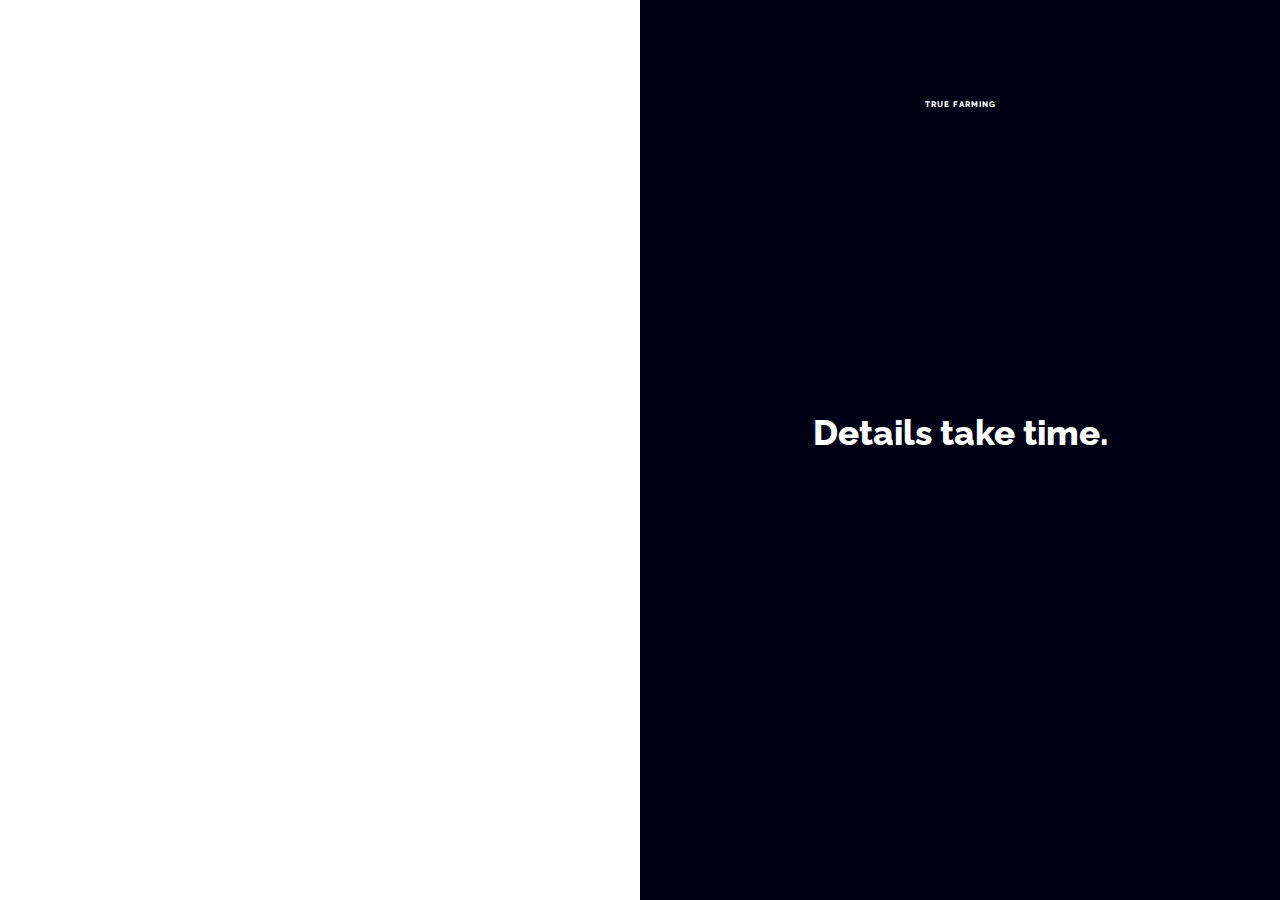
<file: Final/WebContent/index4.html>
<!DOCTYPE html>
<html >
  <head>
    <meta charset="UTF-8">
    <title>Coming Soon</title>
    
    
    <link rel="stylesheet" href="css/reset2.css">

    
        <style>
      /* NOTE: The styles were added inline because Prefixfree needs access to your styles and they must be inlined if they are on local disk! */
      html {
  font-family: 'Raleway', sans-serif;
  font-size: 10px;
  -webkit-font-smoothing: antialiased;
}
html section {
  position: absolute;
  width: 50%;
  height: 100%;
  overflow: hidden;
}
html section.col-1 {
  left: 0;
  height: 100%;
  background: url(http://goo.gl/PBDB59);
  background-position: center center;
  background-size: cover;
}
html section.col-2 {
  right: 0;
  background: #000015;
}
html section.col-2 article {
  color: #fff;
  text-align: center;
}
html section.col-2 article * {
  position: absolute;
  width: 100%;
}
html section.col-2 article h1 {
  bottom: 125px;
  text-transform: uppercase;
  font-size: 1.4rem;
  font-weight: 300;
  letter-spacing: .6rem;
  text-indent: .6rem;
}
html section.col-2 article h2 {
  font-size: .8rem;
  font-weight: 800;
  letter-spacing: .1rem;
  text-indent: .1rem;
  text-transform: uppercase;
}
html section.col-2 article h2.top {
  top: 100px;
}
html section.col-2 article h2.bottom {
  bottom: 100px;
}
html section.col-2 article p {
  top: 50%;
  margin: -1em 0 0;
  font-size: 3.5rem;
  font-weight: 800;
}

    </style>

    
        <script src="js/prefixfree.min.js"></script>

    
  </head>

  <body>

    <link href='http://fonts.googleapis.com/css?family=Raleway:100,200,300,400,500,600,700,800,900' rel='stylesheet' type='text/css'>
<section class="col-1"></section>
<section class="col-2">
  <article>
    <h2 class="top">True Farming</h2>
    <p>Details take time.</p>
    <h1></h1>
    <h2 class="bottom"></h2>
  </article>
</section>
    <script src='http://cdnjs.cloudflare.com/ajax/libs/jquery/2.1.3/jquery.min.js'></script>

    
    
    
    
  </body>
</html>
</file>
<file: Final/WebContent/css/reset2.css>
html,body,div,span,applet,object,iframe,h1,h2,h3,h4,h5,h6,p,blockquote,pre,a,abbr,acronym,address,big,cite,code,del,dfn,em,img,ins,kbd,q,s,samp,small,strike,strong,sub,sup,tt,var,b,u,i,center,dl,dt,dd,ol,ul,li,fieldset,form,label,legend,table,caption,tbody,tfoot,thead,tr,th,td,article,aside,canvas,details,embed,figure,figcaption,footer,header,hgroup,menu,nav,output,ruby,section,summary,time,mark,audio,video{margin:0;padding:0;border:0;font-size:100%;font:inherit;vertical-align:baseline}article,aside,details,figcaption,figure,footer,header,hgroup,menu,nav,section{display:block}body{line-height:1}ol,ul{list-style:none}blockquote,q{quotes:none}blockquote:before,blockquote:after,q:before,q:after{content:'';content:none}table{border-collapse:collapse;border-spacing:0}
</file>
